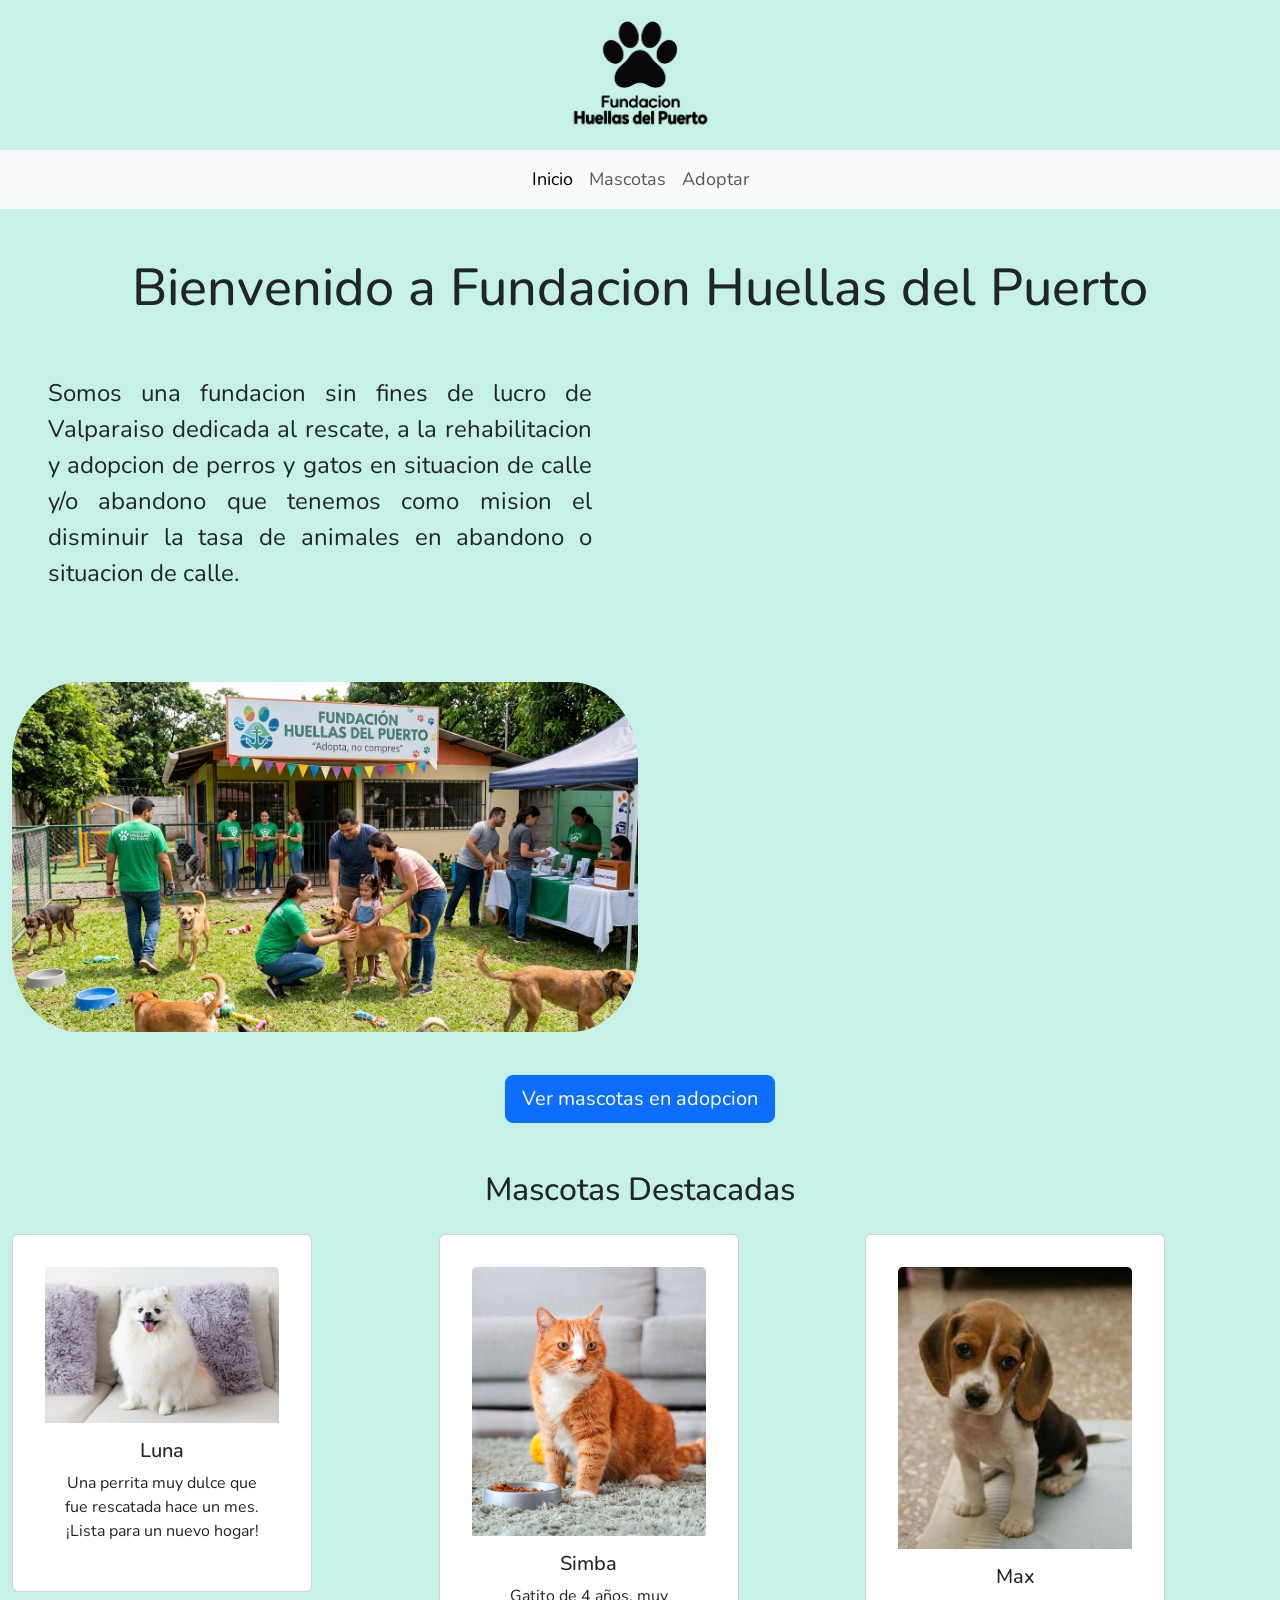
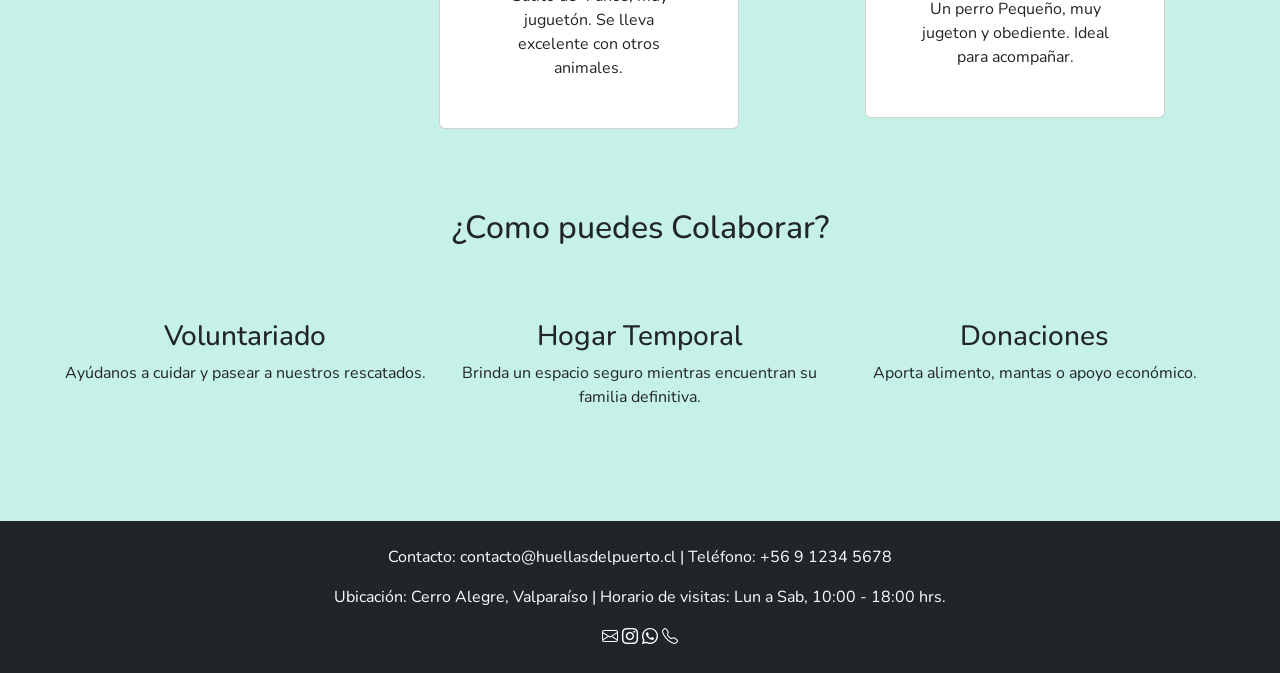
<file: index.html>
<!DOCTYPE html>
<html lang="en">
<head>
    <meta charset="UTF-8">
    <meta name="viewport" content="width=device-width, initial-scale=1.0">

    <link rel="stylesheet" href="css/bootstrap.css">
    <link rel="stylesheet" href="css/estilos.css">
    <link rel="icon" type="image/png" href="image/favicon.png">
    <link rel="stylesheet" href="https://cdn.jsdelivr.net/npm/bootstrap-icons@1.11.1/font/bootstrap-icons.css"/>

    <title>Fundacion Huellas del Puerto</title>
</head>

<body class="body">
    <head>
        <!-- Logo Perros -->
         <div class="text-center">
            <img src="image/Logo (1).png" alt="Logo Fundacion" id="logo">
        </div>
        <!-- Barra de navegacion -->
        <nav class="navbar navbar-expand-lg bg-body-tertiary">
        <div class="container-fluid">
            <button class="navbar-toggler" type="button" data-bs-toggle="collapse" data-bs-target="#navbarNav" aria-controls="navbarNav" aria-expanded="false" aria-label="Toggle navigation">
            <span class="navbar-toggler-icon"></span>
            </button>
            <div class="collapse navbar-collapse" id="navbarNav">
            <ul class="navbar-nav mx-auto justify-content-center">
                <li class="nav-item">
                <a class="nav-link active" aria-current="page" href="index.html">Inicio</a>
                </li>
                <li class="nav-item">
                <a class="nav-link" href="galeria.html">Mascotas</a>
                </li>
                <li class="nav-item">
                <a class="nav-link" href="adopcion.html">Adoptar</a>
                </li>
            </ul>
            </div>
        </div>
        </nav>
    </head>

    <!-- Codigo Principal 1ra pagina -->
    <main">
        
        <!-- Seccion de Bienvenida y quien somos -->
        <section class="container-fluid mt-5 text-center">
            <h1 class="titulo">Bienvenido a Fundacion Huellas del Puerto</h1>
            <div class="row">
                <p class="col-6 p-5 desc">Somos una fundacion sin fines de lucro de Valparaiso dedicada al rescate, 
                a la rehabilitacion y adopcion de perros y gatos en situacion de calle y/o abandono que tenemos como 
                mision el disminuir la tasa de animales en abandono o situacion de calle.</p>
                <img class="col-6 fto_perro" src="image/Voluntario.jpg" alt="Foto Voluntariado">
            </div>
            
            <a href="galeria.html" class="btn btn-primary btn-lg mt-3">Ver mascotas en adopcion</a>
        </section>

        <!-- Seleccion de mascotas destacadas -->
        <section class="container-fluid mt-5">
        <h2 class="text-center mb-4">Mascotas Destacadas</h2>
            <div class="row">     
                <!-- Mascota Destacada 1 -->
                <div class="col">
                    <div class="card luna">
                        <img src="image/Luna.jpg" class="card-img-top" alt="Foto de Luna">
                        <div class="card-body text-center">
                            <h5 class="card-title">Luna</h5>
                            <p class="card-text">Una perrita muy dulce que fue rescatada hace un mes. ¡Lista para un nuevo hogar!</p>
                        </div>
                    </div>
                </div>
                
                    <!-- Mascota Destacada 2 -->
                <div class="col">
                    <div class="card simba">
                        <img src="image/Simba.jpg" class="card-img-top" alt="Foto de Simba">
                        <div class="card-body text-center">
                            <h5 class="card-title">Simba</h5>
                            <p class="card-text">Gatito de 4 años, muy juguetón. Se lleva excelente con otros animales.</p>
                        </div>
                    </div>
                </div>

                <!-- Mascota Destacada 3 -->
                <div class="col">
                    <div class="card max">
                        <img src="image/Max.jpg" class="card-img-top" alt="Foto de Max">
                        <div class="card-body text-center">
                            <h5 class="card-title">Max</h5>
                            <p class="card-text">Un perro Pequeño, muy jugeton y obediente. Ideal para acompañar.</p>
                        </div>
                    </div>
                </div>
            </div>
        </section>

        <!-- Seccion de Ayuda -->
        <section class="container-fluid mt-5">
            <h2 class="text-center mb-4">¿Como puedes Colaborar?</h2>
        <div class="row p-5">
            <div class="col-md-4 text-center">
                <h3>Voluntariado</h3>
                <p>Ayúdanos a cuidar y pasear a nuestros rescatados.</p>
            </div>
            <div class="col-md-4 text-center">
                <h3>Hogar Temporal</h3>
                <p>Brinda un espacio seguro mientras encuentran su familia definitiva.</p>
            </div>
            <div class="col-md-4 text-center">
                <h3>Donaciones</h3>
                <p>Aporta alimento, mantas o apoyo económico.</p>
            </div>
        </div>
        </section>
    </main>

    <!-- Footer Final de informacion de contacto -->
    <footer class="bg-dark text-white text-center py-4 mt-5">
        <p>Contacto: contacto@huellasdelpuerto.cl | Teléfono: +56 9 1234 5678</p>
        <p>Ubicación: Cerro Alegre, Valparaíso | Horario de visitas: Lun a Sab, 10:00 - 18:00 hrs.</p>
        <div>
            <i class="bi bi-envelope"></i>
            <i class="bi bi-instagram"></i>
            <i class="bi bi-whatsapp"></i>
            <i class="bi bi-telephone"></i>
        </div>
    </footer>

    <script src="https://cdn.jsdelivr.net/npm/@popperjs/core@2.11.8/dist/umd/popper.min.js" integrity="sha384-I7E8VVD/ismYTF4hNIPjVp/Zjvgyol6VFvRkX/vR+Vc4jQkC+hVqc2pM8ODewa9r" crossorigin="anonymous"></script>
    <script src="https://cdn.jsdelivr.net/npm/bootstrap@5.3.8/dist/js/bootstrap.min.js" integrity="sha384-G/EV+4j2dNv+tEPo3++6LCgdCROaejBqfUeNjuKAiuXbjrxilcCdDz6ZAVfHWe1Y" crossorigin="anonymous"></script>
</body>
</html>
</file>
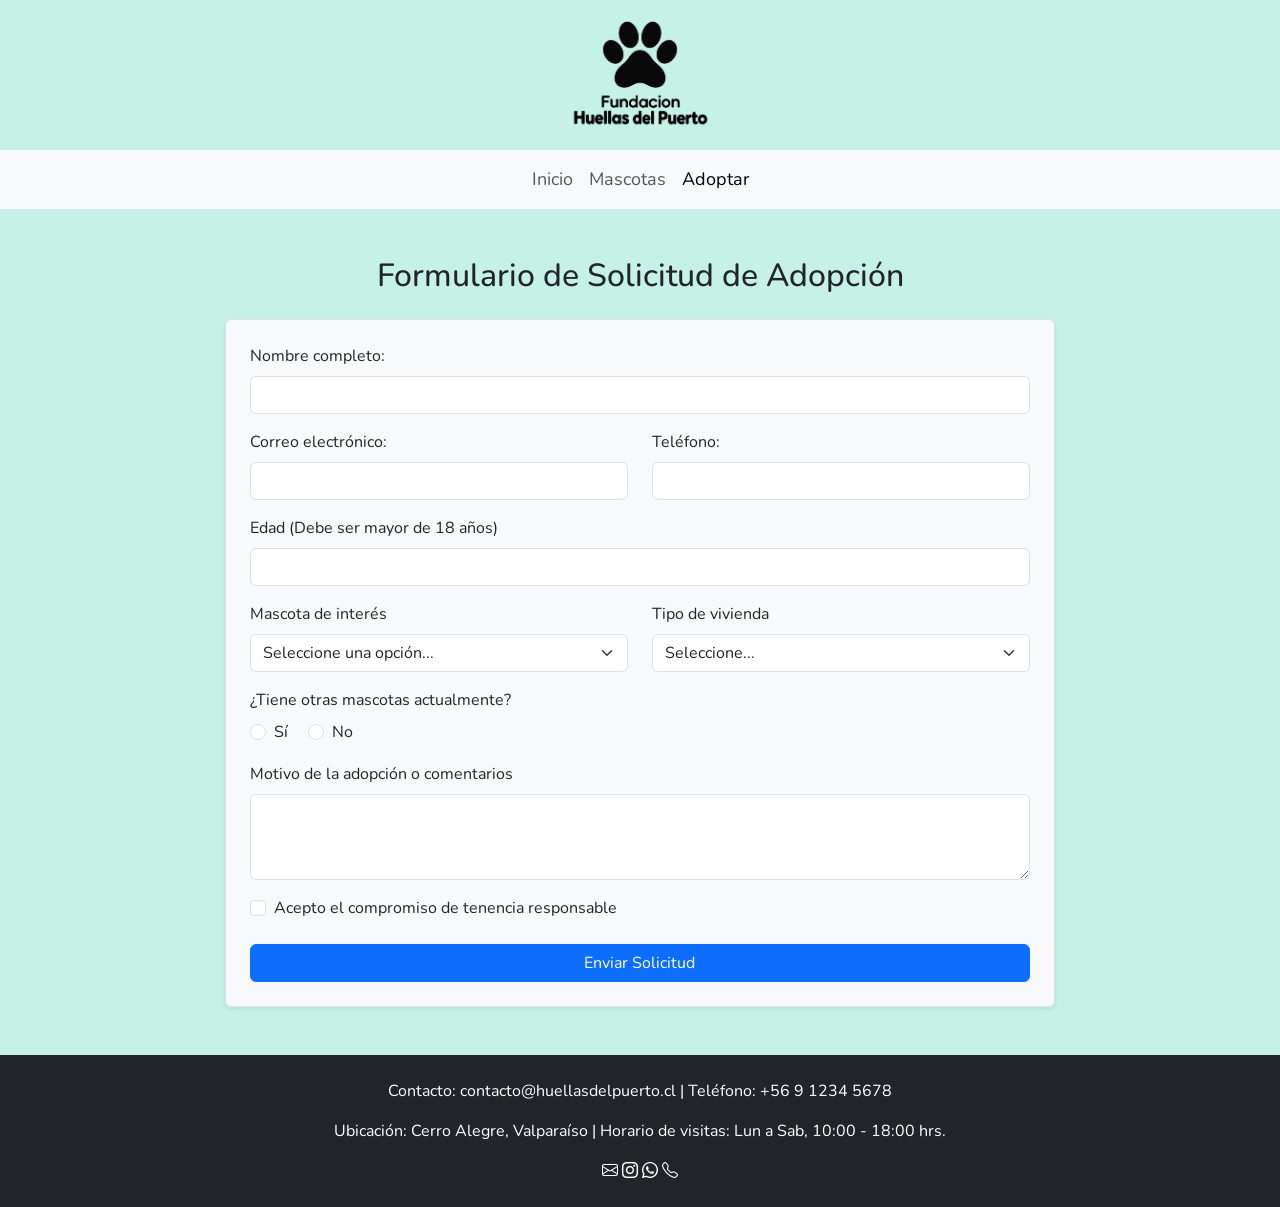
<file: adopcion.html>
<!DOCTYPE html>
<html lang="en">
<head>
    <meta charset="UTF-8">
    <meta name="viewport" content="width=device-width, initial-scale=1.0">

    <link rel="stylesheet" href="css/bootstrap.css">
    <link rel="stylesheet" href="css/estilos.css">
    <link rel="icon" type="image/png" href="image/favicon.png">
    <link rel="stylesheet" href="https://cdn.jsdelivr.net/npm/bootstrap-icons@1.11.1/font/bootstrap-icons.css"/>

    <title>Fundacion Huellas del Puerto</title>
</head>

<body class="body">
    <head>
        <!-- Logo Perros -->
         <div class="text-center">
            <img src="image/Logo (1).png" alt="Logo Fundacion" id="logo">
        </div>
        <!-- Barra de navegacion -->
        <nav class="navbar navbar-expand-lg bg-body-tertiary">
        <div class="container-fluid">
            <button class="navbar-toggler" type="button" data-bs-toggle="collapse" data-bs-target="#navbarNav" aria-controls="navbarNav" aria-expanded="false" aria-label="Toggle navigation">
            <span class="navbar-toggler-icon"></span>
            </button>
            <div class="collapse navbar-collapse" id="navbarNav">
            <ul class="navbar-nav mx-auto justify-content-center">
                <li class="nav-item">
                <a class="nav-link" aria-current="page" href="index.html">Inicio</a>
                </li>
                <li class="nav-item">
                <a class="nav-link" href="galeria.html">Mascotas</a>
                </li>
                <li class="nav-item">
                <a class="nav-link active" href="adopcion.html">Adoptar</a>
                </li>
            </ul>
            </div>
        </div>
        </nav>
    </head>

    <!-- Formulario Adopcion -->
    <main class="container-fluid mt-5">
    <h2 class="text-center mb-4">Formulario de Solicitud de Adopción</h2>
    
    <section class="row justify-content-center">
        <div class="col-md-8">
            <!-- Form envuelve todo para el formulario -->
            <form action="#" method="POST" class="p-4 border rounded shadow-sm bg-light">
                
                <!-- Nombre Completo -->
                <div class="mb-3">
                    <label for="nombre" class="form-label">Nombre completo:</label>
                    <input type="text" class="form-control" id="nombre" name="nombre" required>
                </div>

                <!-- Correo y Teléfono -->
                <div class="row">
                    <div class="col-md-6 mb-3">
                        <label for="email" class="form-label">Correo electrónico:</label>
                        <!-- type="email" valida automáticamente que tenga un @ -->
                        <input type="email" class="form-control" id="email" name="email" required>
                    </div>
                    <div class="col-md-6 mb-3">
                        <label for="telefono" class="form-label">Teléfono:</label>
                        <input type="tel" class="form-control" id="telefono" name="telefono" required>
                    </div>
                </div>

                <!-- Edad (Mayor de 18) -->
                <div class="mb-3">
                    <label for="edad" class="form-label">Edad (Debe ser mayor de 18 años)</label>
                    <input type="number" class="form-control" id="edad" name="edad" min="18" required> <!-- Formato para que la edad sea mayor a 18 y no permita ingresar un valor menor tipo contador -->
                </div>

                <!-- Mascota de interés y Vivienda (Controles Select) -->
                <div class="row">
                    <div class="col-md-6 mb-3">
                        <label for="mascota" class="form-label">Mascota de interés</label>
                        <select class="form-select" id="mascota" name="mascota" required>
                            <option value="">Seleccione una opción...</option>
                            <option value="ragnar">Ragnar</option>
                            <option value="jack">Jack</option>
                            <option value="misifu">Misifu</option>
                            <option value="simba">Simba</option>
                            <option value="luna">Luna</option>
                            <option value="max">Max</option>
                        </select>
                    </div>
                    <div class="col-md-6 mb-3">
                        <label for="vivienda" class="form-label">Tipo de vivienda</label>
                        <select class="form-select" id="vivienda" name="vivienda" required>
                            <option value="">Seleccione...</option>
                            <option value="casa">Casa</option>
                            <option value="departamento">Departamento</option>
                            <option value="otro">Otro</option>
                        </select>
                    </div>
                </div>

                <!-- Boton de si tiene mas mascotas (SI/NO)-->
                <div class="mb-3">
                    <label class="form-label d-block">¿Tiene otras mascotas actualmente?</label>
                    <div class="form-check form-check-inline">
                        <input class="form-check-input" type="radio" name="otras_mascotas" id="mascotasSi" value="si" required>
                        <label class="form-check-label" for="mascotasSi">Sí</label>
                    </div>
                    <div class="form-check form-check-inline">
                        <input class="form-check-input" type="radio" name="otras_mascotas" id="mascotasNo" value="no" required>
                        <label class="form-check-label" for="mascotasNo">No</label>
                    </div>
                </div>

                <!-- Descripcion del motivo de adopcion -->
                <div class="mb-3">
                    <label for="motivo" class="form-label">Motivo de la adopción o comentarios</label>
                    <textarea class="form-control" id="motivo" name="motivo" rows="3" required></textarea>
                </div>

                <!-- Checkbox de compromiso -->
                <div class="mb-4 form-check">
                    <input type="checkbox" class="form-check-input" id="compromiso" required>
                    <label class="form-check-label" for="compromiso">Acepto el compromiso de tenencia responsable</label>
                </div>

                <!-- Botón de envío -->
                <button type="submit" class="btn btn-primary w-100">Enviar Solicitud</button>
            </form>
        </div>
    </section>
    </main>

    <!-- Footer Final de informacion de contacto -->
    <footer class="bg-dark text-white text-center py-4 mt-5">
        <p>Contacto: contacto@huellasdelpuerto.cl | Teléfono: +56 9 1234 5678</p>
        <p>Ubicación: Cerro Alegre, Valparaíso | Horario de visitas: Lun a Sab, 10:00 - 18:00 hrs.</p>
        <div>
            <i class="bi bi-envelope"></i>
            <i class="bi bi-instagram"></i>
            <i class="bi bi-whatsapp"></i>
            <i class="bi bi-telephone"></i>
        </div>
    </footer>

    <script src="https://cdn.jsdelivr.net/npm/@popperjs/core@2.11.8/dist/umd/popper.min.js" integrity="sha384-I7E8VVD/ismYTF4hNIPjVp/Zjvgyol6VFvRkX/vR+Vc4jQkC+hVqc2pM8ODewa9r" crossorigin="anonymous"></script>
    <script src="https://cdn.jsdelivr.net/npm/bootstrap@5.3.8/dist/js/bootstrap.min.js" integrity="sha384-G/EV+4j2dNv+tEPo3++6LCgdCROaejBqfUeNjuKAiuXbjrxilcCdDz6ZAVfHWe1Y" crossorigin="anonymous"></script>
</body>
</html>
</file>
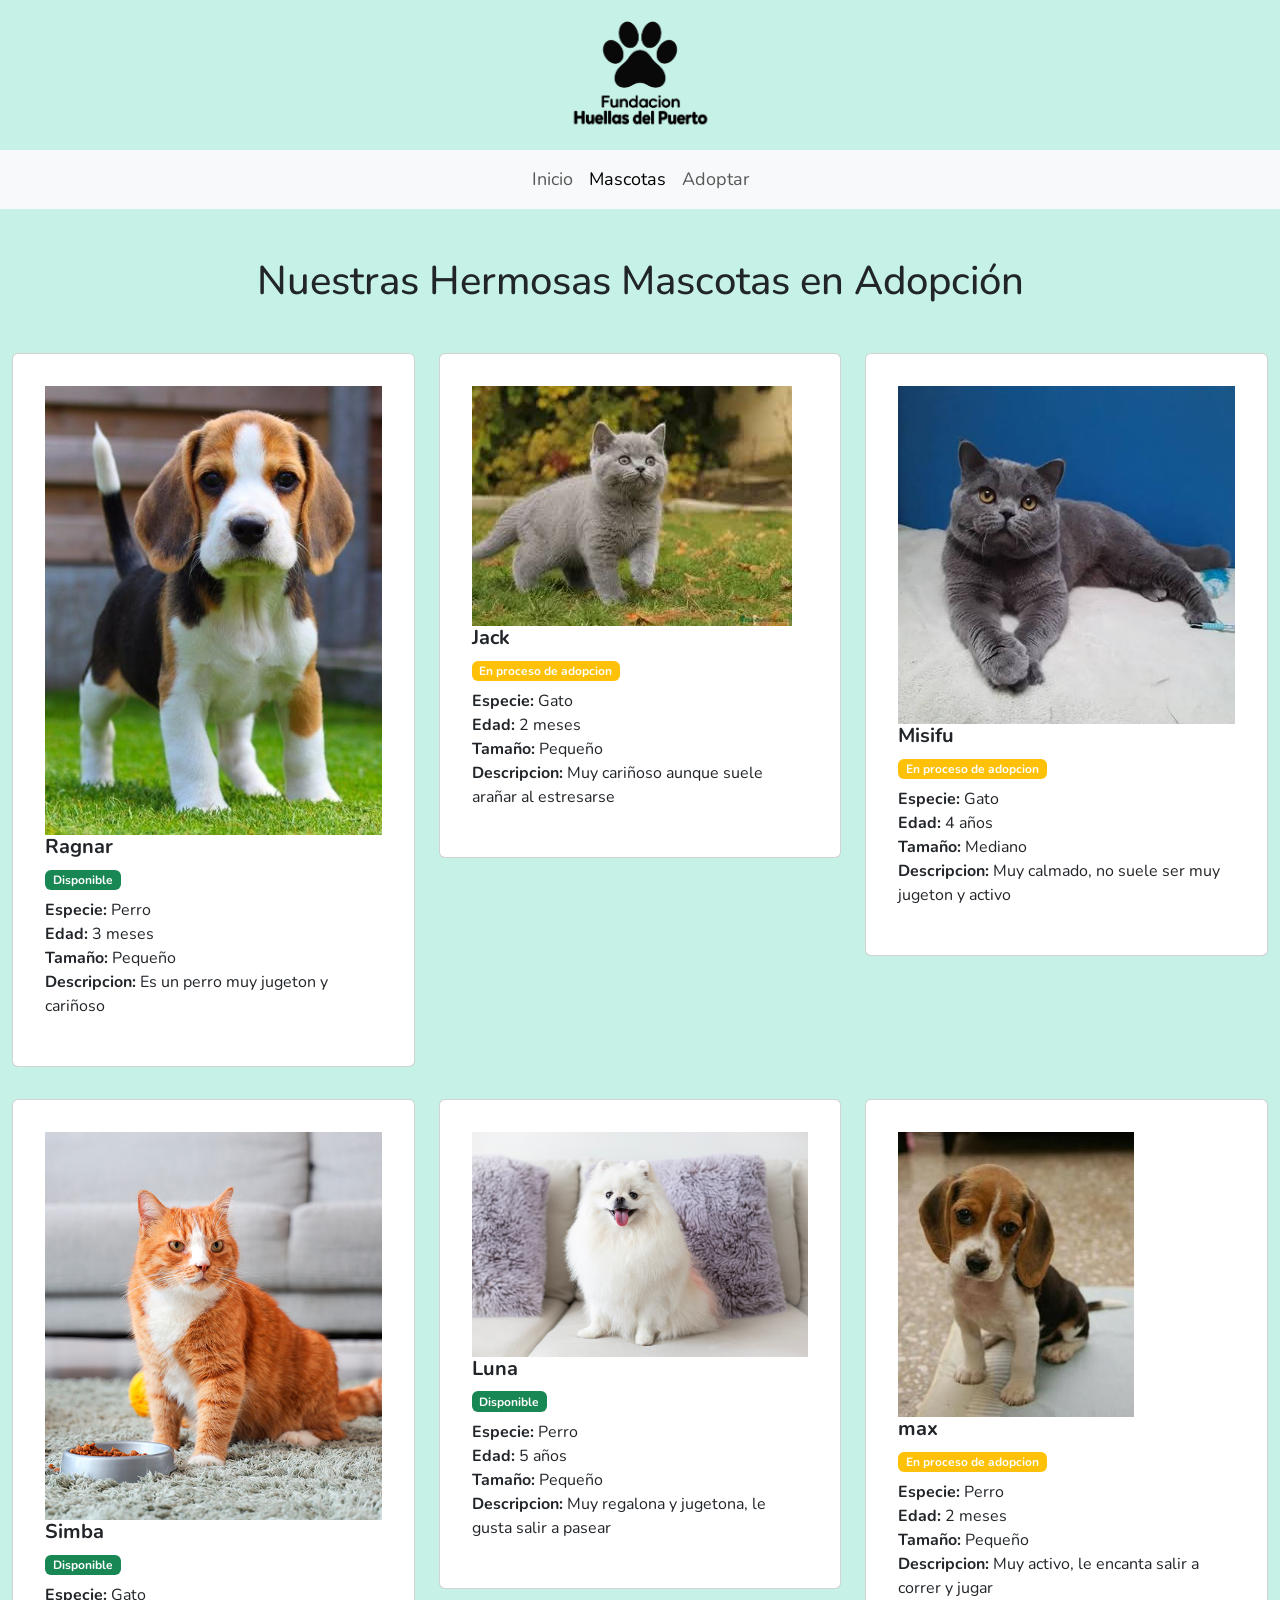
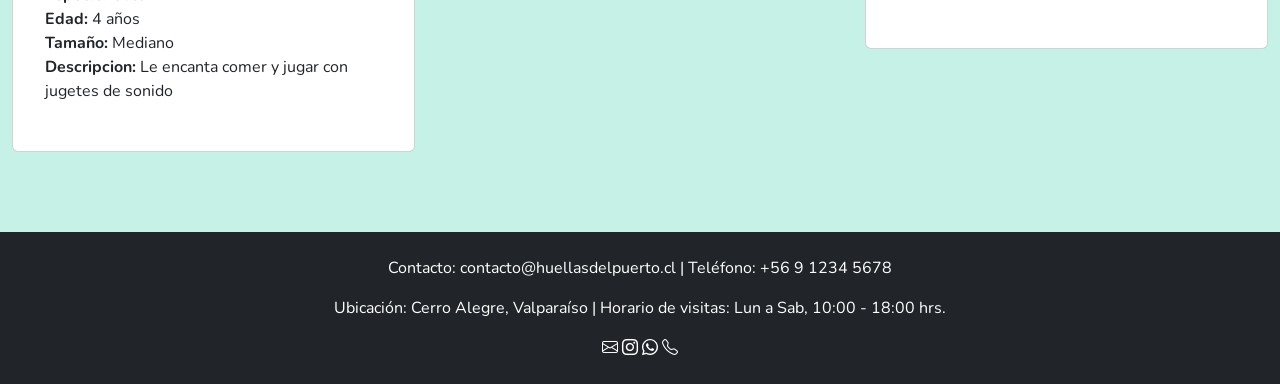
<file: galeria.html>
<!DOCTYPE html>
<html lang="en">
<head>
    <meta charset="UTF-8">
    <meta name="viewport" content="width=device-width, initial-scale=1.0">

    <link rel="stylesheet" href="css/bootstrap.css">
    <link rel="stylesheet" href="css/estilos.css">
    <link rel="icon" type="image/png" href="image/favicon.png">
    <link rel="stylesheet" href="https://cdn.jsdelivr.net/npm/bootstrap-icons@1.11.1/font/bootstrap-icons.css"/>

    <title>Fundacion Huellas del Puerto</title>
</head>

<body class="body">
    <head>
        <!-- Logo Perros -->
         <div class="text-center">
            <img src="image/Logo (1).png" alt="Logo Fundacion" id="logo">
        </div>
        <!-- Barra de navegacion -->
        <nav class="navbar navbar-expand-lg bg-body-tertiary">
        <div class="container-fluid">
            <button class="navbar-toggler" type="button" data-bs-toggle="collapse" data-bs-target="#navbarNav" aria-controls="navbarNav" aria-expanded="false" aria-label="Toggle navigation">
            <span class="navbar-toggler-icon"></span>
            </button>
            <div class="collapse navbar-collapse" id="navbarNav">
            <ul class="navbar-nav mx-auto justify-content-center">
                <li class="nav-item">
                <a class="nav-link" aria-current="page" href="index.html">Inicio</a>
                </li>
                <li class="nav-item">
                <a class="nav-link active" href="galeria.html">Mascotas</a>
                </li>
                <li class="nav-item">
                <a class="nav-link" href="adopcion.html">Adoptar</a>
                </li>
            </ul>
            </div>
        </div>
        </nav>
    </head>

    <!-- Cartas de las mascotas en Adopcion -->
    <main class="container-fluid mt-5">
        <h1 class="text-center mb-5">Nuestras Hermosas Mascotas en Adopción</h1>
    
        <div class="row">
            <!--  1ra mascota  -->
            <div class="col">
                <article class="card">
                    <div>
                        <img src="image/Ragnar.jpg" alt="img ragnar" class="imgs">
                    </div>
                    <div>
                        <h5><strong>Ragnar</strong></h5>
                    </div>
                    <div class="estado">
                        <span class="badge bg-success mb-2">Disponible</span>
                    </div>
                    <p><strong>Especie:</strong> Perro <br>
                    <strong>Edad:</strong> 3 meses <br>
                    <strong>Tamaño:</strong> Pequeño <br>
                    <strong>Descripcion:</strong> Es un perro muy jugeton y cariñoso </p>
                </article>
            </div>
            <!--  2da mascota  -->
            <div class="col">
                <article class="card">
                    <div>
                        <img src="image/jACK.jpg" alt="img jack" class="imgs">
                    </div>
                    <div>
                        <h5><strong>Jack</strong></h5>
                    </div>
                    <div class="estado">
                        <span class="badge bg-warning mb-2">En proceso de adopcion</span>
                    </div>
                    <p><strong>Especie:</strong> Gato <br>
                    <strong>Edad:</strong> 2 meses <br>
                    <strong>Tamaño:</strong> Pequeño <br>
                    <strong>Descripcion:</strong> Muy cariñoso aunque suele arañar al estresarse </p>
                </article>
            </div>
            <!--  3ra mascota  -->
            <div class="col">
                <article class="card">
                    <div>
                        <img src="image/Misifu.jpg" alt="img misifu" class="imgs">
                    </div>
                    <div>
                        <h5><strong>Misifu</strong></h5>
                    </div>
                    <div class="estado">
                        <span class="badge bg-warning mb-2">En proceso de adopcion</span>
                    </div>
                    <p><strong>Especie:</strong> Gato <br>
                    <strong>Edad:</strong> 4 años <br>
                    <strong>Tamaño:</strong> Mediano <br>
                    <strong>Descripcion:</strong> Muy calmado, no suele ser muy jugeton y activo </p>
                </article>
            </div>
        </div>

        <div class="row">
            <!--  4ra mascota  -->
            <div class="col">
                <article class="card">
                    <div>
                        <img src="image/Simba.jpg" alt="img simba" class="imgs">
                    </div>
                    <div>
                        <h5><strong>Simba</strong></h5>
                    </div>
                    <div class="estado">
                        <span class="badge bg-success mb-2">Disponible</span>
                    </div>
                    <p><strong>Especie:</strong> Gato <br>
                    <strong>Edad:</strong> 4 años <br>
                    <strong>Tamaño:</strong> Mediano <br>
                    <strong>Descripcion:</strong> Le encanta comer y jugar con jugetes de sonido </p>
                </article>
            </div>
            <!--  5da mascota  -->
            <div class="col">
                <article class="card">
                    <div>
                        <img src="image/Luna.jpg" alt="img luna" class="imgs">
                    </div>
                    <div>
                        <h5><strong>Luna</strong></h5>
                    </div>
                    <div class="estado">
                        <span class="badge bg-success mb-2">Disponible</span>
                    </div>
                    <p><strong>Especie:</strong> Perro <br>
                    <strong>Edad:</strong> 5 años <br>
                    <strong>Tamaño:</strong> Pequeño <br>
                    <strong>Descripcion:</strong> Muy regalona y jugetona, le gusta salir a pasear </p>
                </article>
            </div>
            <!--  6ra mascota  -->
            <div class="col">
                <article class="card">
                    <div>
                        <img src="image/Max.jpg" alt="img max" class="imgs">
                    </div>
                    <div>
                        <h5><strong>max</strong></h5>
                    </div>
                    <div class="estado">
                        <span class="badge bg-warning mb-2">En proceso de adopcion</span>
                    </div>
                    <p><strong>Especie:</strong> Perro <br>
                    <strong>Edad:</strong> 2 meses <br>
                    <strong>Tamaño:</strong> Pequeño <br>
                    <strong>Descripcion:</strong> Muy activo, le encanta salir a correr y jugar </p>
                </article>
            </div>
        </div>
    </main>

    <!-- Footer Final de informacion de contacto -->
    <footer class="bg-dark text-white text-center py-4 mt-5">
        <p>Contacto: contacto@huellasdelpuerto.cl | Teléfono: +56 9 1234 5678</p>
        <p>Ubicación: Cerro Alegre, Valparaíso | Horario de visitas: Lun a Sab, 10:00 - 18:00 hrs.</p>
        <div>
            <i class="bi bi-envelope"></i>
            <i class="bi bi-instagram"></i>
            <i class="bi bi-whatsapp"></i>
            <i class="bi bi-telephone"></i>
        </div>
    </footer>

    <script src="https://cdn.jsdelivr.net/npm/@popperjs/core@2.11.8/dist/umd/popper.min.js" integrity="sha384-I7E8VVD/ismYTF4hNIPjVp/Zjvgyol6VFvRkX/vR+Vc4jQkC+hVqc2pM8ODewa9r" crossorigin="anonymous"></script>
    <script src="https://cdn.jsdelivr.net/npm/bootstrap@5.3.8/dist/js/bootstrap.min.js" integrity="sha384-G/EV+4j2dNv+tEPo3++6LCgdCROaejBqfUeNjuKAiuXbjrxilcCdDz6ZAVfHWe1Y" crossorigin="anonymous"></script>
</body>
</html>
</file>
<file: css/estilos.css>
@import url('https://fonts.googleapis.com/css2?family=Nunito:wght@400;700&display=swap');

.body {
    font-family: 'Nunito', sans-serif;
    background-color: #c5f1e7;
}

#logo {
    height: 150px;
}

#navbarNav {
    font-size: 18px;
}

.fto_perro {
    height: 350px;
    width: 650px;
    border-radius: 80px;
    margin-top: 3vh;
    margin-bottom: 3vh;
}

.desc {
    font-size: 24px;
    text-align: justify;
}

.titulo {
    font-size: 52px;
}

.luna {
    height: 200px;
    width: 300px;
}

.simba {
    height: 200px;
    width: 300px;
}

.max {
    height: 200px;
    width: 300px;
}

.card {
    padding: 2em;
    height: max-content;
    margin-bottom: 2em;
}

.imgs {
    max-width: 100%;
}
</file>
